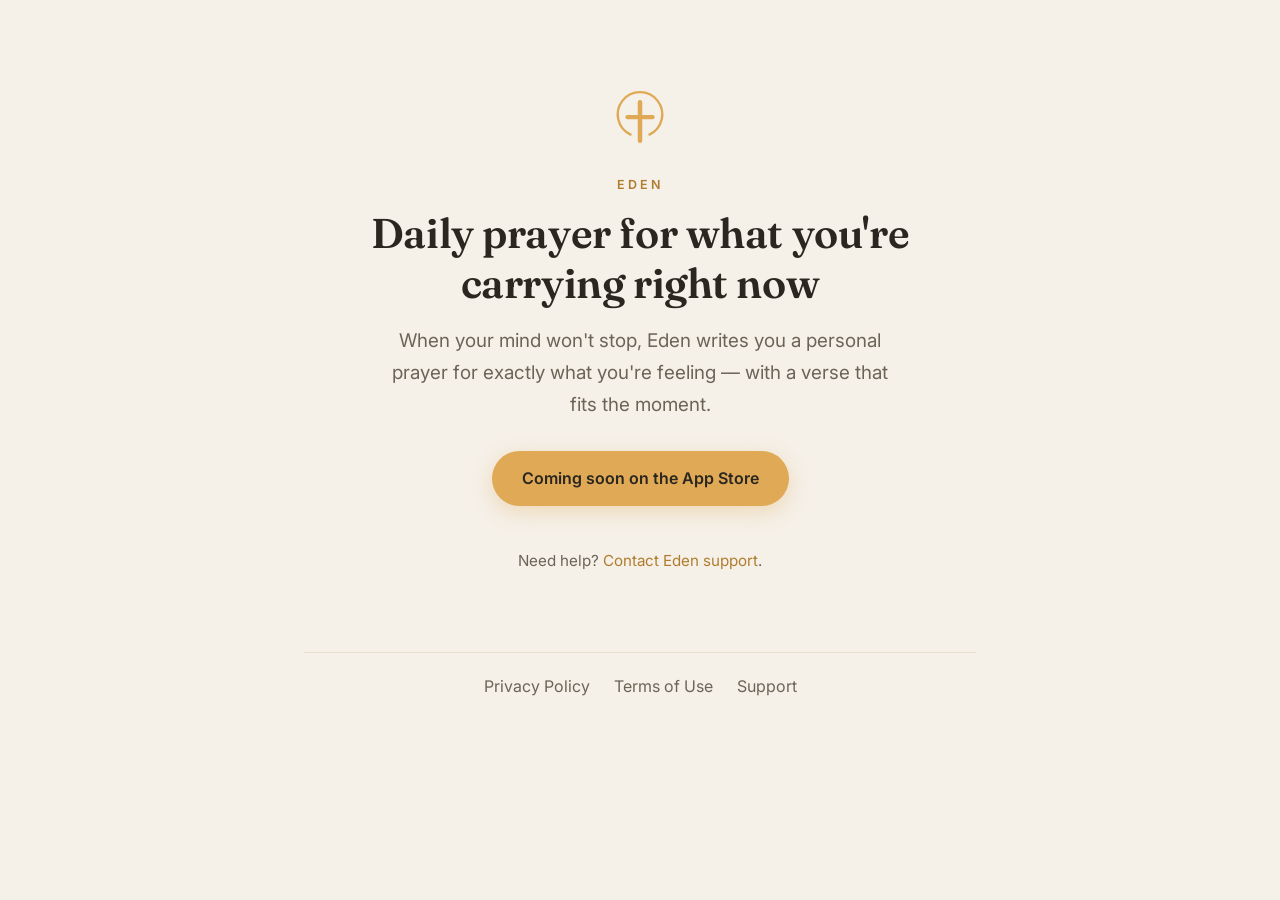
<file: index.html>
<!DOCTYPE html>
<html lang="en">
<head>
  <meta charset="UTF-8" />
  <meta name="viewport" content="width=device-width, initial-scale=1.0" />
  <title>Eden — Daily prayer for the anxious</title>
  <meta name="description" content="Eden writes you a personal prayer for whatever you're carrying — with a verse that fits the moment. Made for Christians who struggle with anxiety." />
  <link rel="icon" type="image/svg+xml" href="assets/favicon.svg" />
  <link rel="apple-touch-icon" href="assets/favicon.svg" />
  <link rel="preconnect" href="https://fonts.googleapis.com" />
  <link rel="preconnect" href="https://fonts.gstatic.com" crossorigin />
  <link href="https://fonts.googleapis.com/css2?family=Fraunces:opsz,wght@9..144,400;9..144,600&family=Inter:wght@400;500;600&display=swap" rel="stylesheet" />
  <link rel="stylesheet" href="assets/style.css" />
</head>
<body>
  <div class="container">
    <div class="hero">
      <img class="mark" src="assets/favicon.svg" alt="Eden" width="76" height="76" />
      <p class="tag">Eden</p>
      <h1>Daily prayer for what you're carrying right now</h1>
      <p class="sub">When your mind won't stop, Eden writes you a personal prayer for exactly what you're feeling — with a verse that fits the moment.</p>

      <p class="launch-status">Coming soon on the App Store</p>
      <p class="muted support-link">Need help? <a href="mailto:edensupport@gmail.com">Contact Eden support</a>.</p>
    </div>

    <footer>
      <a href="privacy.html">Privacy Policy</a>
      <a href="terms.html">Terms of Use</a>
      <a href="support.html">Support</a>
    </footer>
  </div>
</body>
</html>
</file>
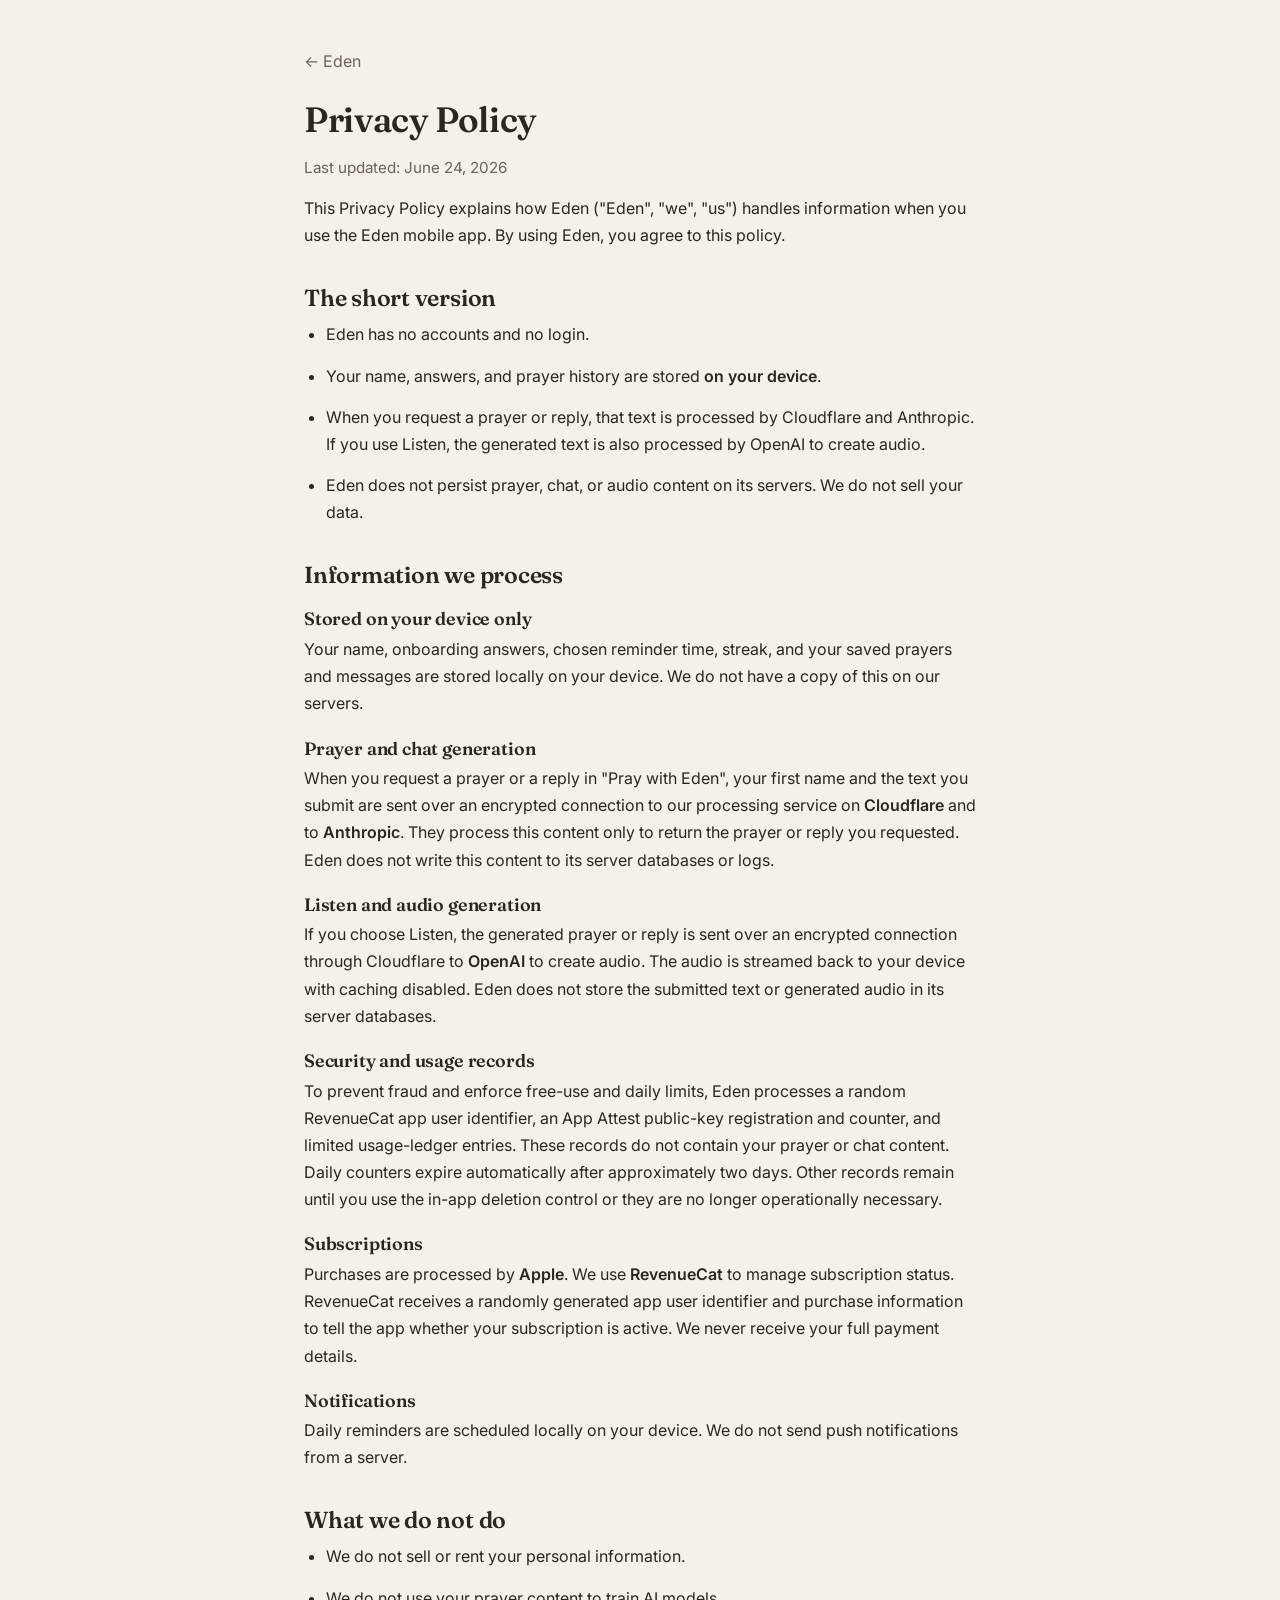
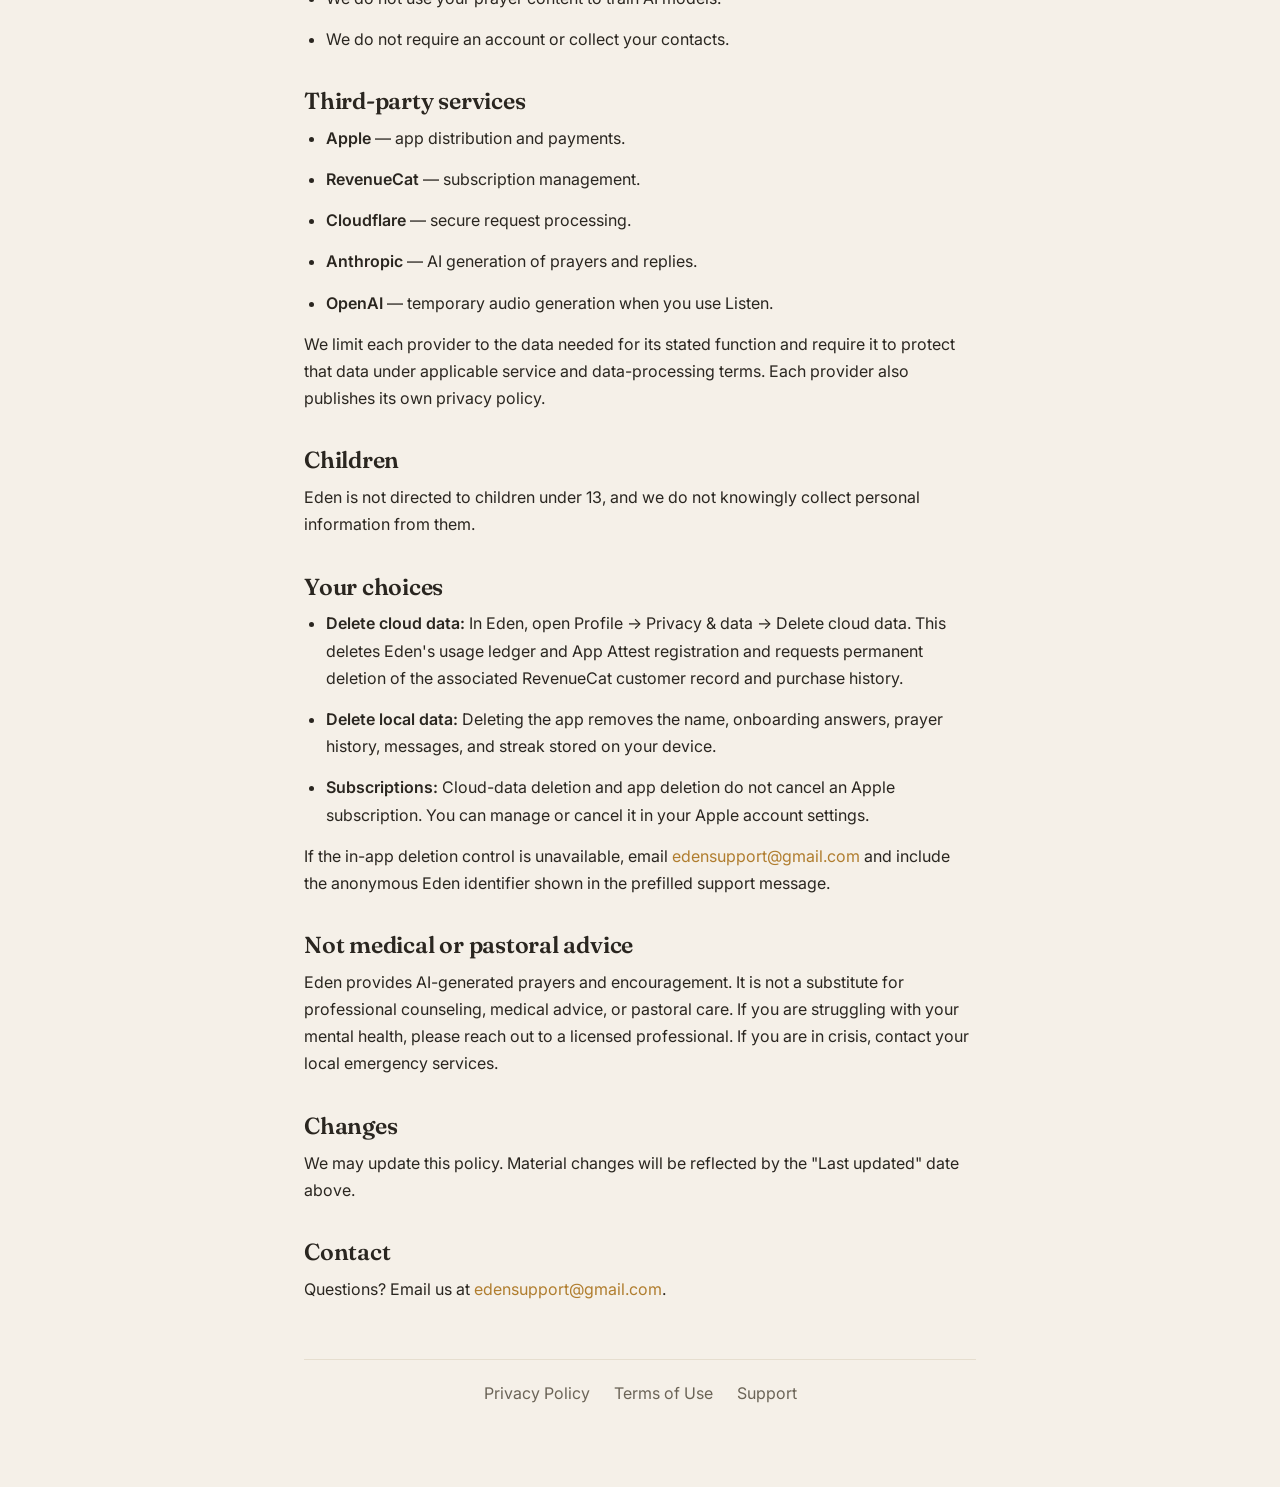
<file: privacy.html>
<!DOCTYPE html>
<html lang="en">
<head>
  <meta charset="UTF-8" />
  <meta name="viewport" content="width=device-width, initial-scale=1.0" />
  <title>Privacy Policy — Eden</title>
  <link rel="icon" type="image/svg+xml" href="assets/favicon.svg" />
  <link rel="apple-touch-icon" href="assets/favicon.svg" />
  <link rel="preconnect" href="https://fonts.googleapis.com" />
  <link rel="preconnect" href="https://fonts.gstatic.com" crossorigin />
  <link href="https://fonts.googleapis.com/css2?family=Fraunces:opsz,wght@9..144,400;9..144,600&family=Inter:wght@400;500;600&display=swap" rel="stylesheet" />
  <link rel="stylesheet" href="assets/style.css" />
</head>
<body>
  <div class="container legal">
    <a class="back" href="index.html">← Eden</a>
    <h1>Privacy Policy</h1>
    <p class="muted">Last updated: June 24, 2026</p>

    <p>This Privacy Policy explains how Eden ("Eden", "we", "us") handles information when you use the Eden mobile app. By using Eden, you agree to this policy.</p>

    <h2>The short version</h2>
    <ul>
      <li>Eden has no accounts and no login.</li>
      <li>Your name, answers, and prayer history are stored <strong>on your device</strong>.</li>
      <li>When you request a prayer or reply, that text is processed by Cloudflare and Anthropic. If you use Listen, the generated text is also processed by OpenAI to create audio.</li>
      <li>Eden does not persist prayer, chat, or audio content on its servers. We do not sell your data.</li>
    </ul>

    <h2>Information we process</h2>
    <h3>Stored on your device only</h3>
    <p>Your name, onboarding answers, chosen reminder time, streak, and your saved prayers and messages are stored locally on your device. We do not have a copy of this on our servers.</p>

    <h3>Prayer and chat generation</h3>
    <p>When you request a prayer or a reply in "Pray with Eden", your first name and the text you submit are sent over an encrypted connection to our processing service on <strong>Cloudflare</strong> and to <strong>Anthropic</strong>. They process this content only to return the prayer or reply you requested. Eden does not write this content to its server databases or logs.</p>

    <h3>Listen and audio generation</h3>
    <p>If you choose Listen, the generated prayer or reply is sent over an encrypted connection through Cloudflare to <strong>OpenAI</strong> to create audio. The audio is streamed back to your device with caching disabled. Eden does not store the submitted text or generated audio in its server databases.</p>

    <h3>Security and usage records</h3>
    <p>To prevent fraud and enforce free-use and daily limits, Eden processes a random RevenueCat app user identifier, an App Attest public-key registration and counter, and limited usage-ledger entries. These records do not contain your prayer or chat content. Daily counters expire automatically after approximately two days. Other records remain until you use the in-app deletion control or they are no longer operationally necessary.</p>

    <h3>Subscriptions</h3>
    <p>Purchases are processed by <strong>Apple</strong>. We use <strong>RevenueCat</strong> to manage subscription status. RevenueCat receives a randomly generated app user identifier and purchase information to tell the app whether your subscription is active. We never receive your full payment details.</p>

    <h3>Notifications</h3>
    <p>Daily reminders are scheduled locally on your device. We do not send push notifications from a server.</p>

    <h2>What we do not do</h2>
    <ul>
      <li>We do not sell or rent your personal information.</li>
      <li>We do not use your prayer content to train AI models.</li>
      <li>We do not require an account or collect your contacts.</li>
    </ul>

    <h2>Third-party services</h2>
    <ul>
      <li><strong>Apple</strong> — app distribution and payments.</li>
      <li><strong>RevenueCat</strong> — subscription management.</li>
      <li><strong>Cloudflare</strong> — secure request processing.</li>
      <li><strong>Anthropic</strong> — AI generation of prayers and replies.</li>
      <li><strong>OpenAI</strong> — temporary audio generation when you use Listen.</li>
    </ul>
    <p>We limit each provider to the data needed for its stated function and require it to protect that data under applicable service and data-processing terms. Each provider also publishes its own privacy policy.</p>

    <h2>Children</h2>
    <p>Eden is not directed to children under 13, and we do not knowingly collect personal information from them.</p>

    <h2>Your choices</h2>
    <ul>
      <li><strong>Delete cloud data:</strong> In Eden, open Profile → Privacy &amp; data → Delete cloud data. This deletes Eden's usage ledger and App Attest registration and requests permanent deletion of the associated RevenueCat customer record and purchase history.</li>
      <li><strong>Delete local data:</strong> Deleting the app removes the name, onboarding answers, prayer history, messages, and streak stored on your device.</li>
      <li><strong>Subscriptions:</strong> Cloud-data deletion and app deletion do not cancel an Apple subscription. You can manage or cancel it in your Apple account settings.</li>
    </ul>
    <p>If the in-app deletion control is unavailable, email <a href="mailto:edensupport@gmail.com">edensupport@gmail.com</a> and include the anonymous Eden identifier shown in the prefilled support message.</p>

    <h2>Not medical or pastoral advice</h2>
    <p>Eden provides AI-generated prayers and encouragement. It is not a substitute for professional counseling, medical advice, or pastoral care. If you are struggling with your mental health, please reach out to a licensed professional. If you are in crisis, contact your local emergency services.</p>

    <h2>Changes</h2>
    <p>We may update this policy. Material changes will be reflected by the "Last updated" date above.</p>

    <h2>Contact</h2>
    <p>Questions? Email us at <a href="mailto:edensupport@gmail.com">edensupport@gmail.com</a>.</p>

    <footer>
      <a href="privacy.html">Privacy Policy</a>
      <a href="terms.html">Terms of Use</a>
      <a href="support.html">Support</a>
    </footer>
  </div>
</body>
</html>
</file>
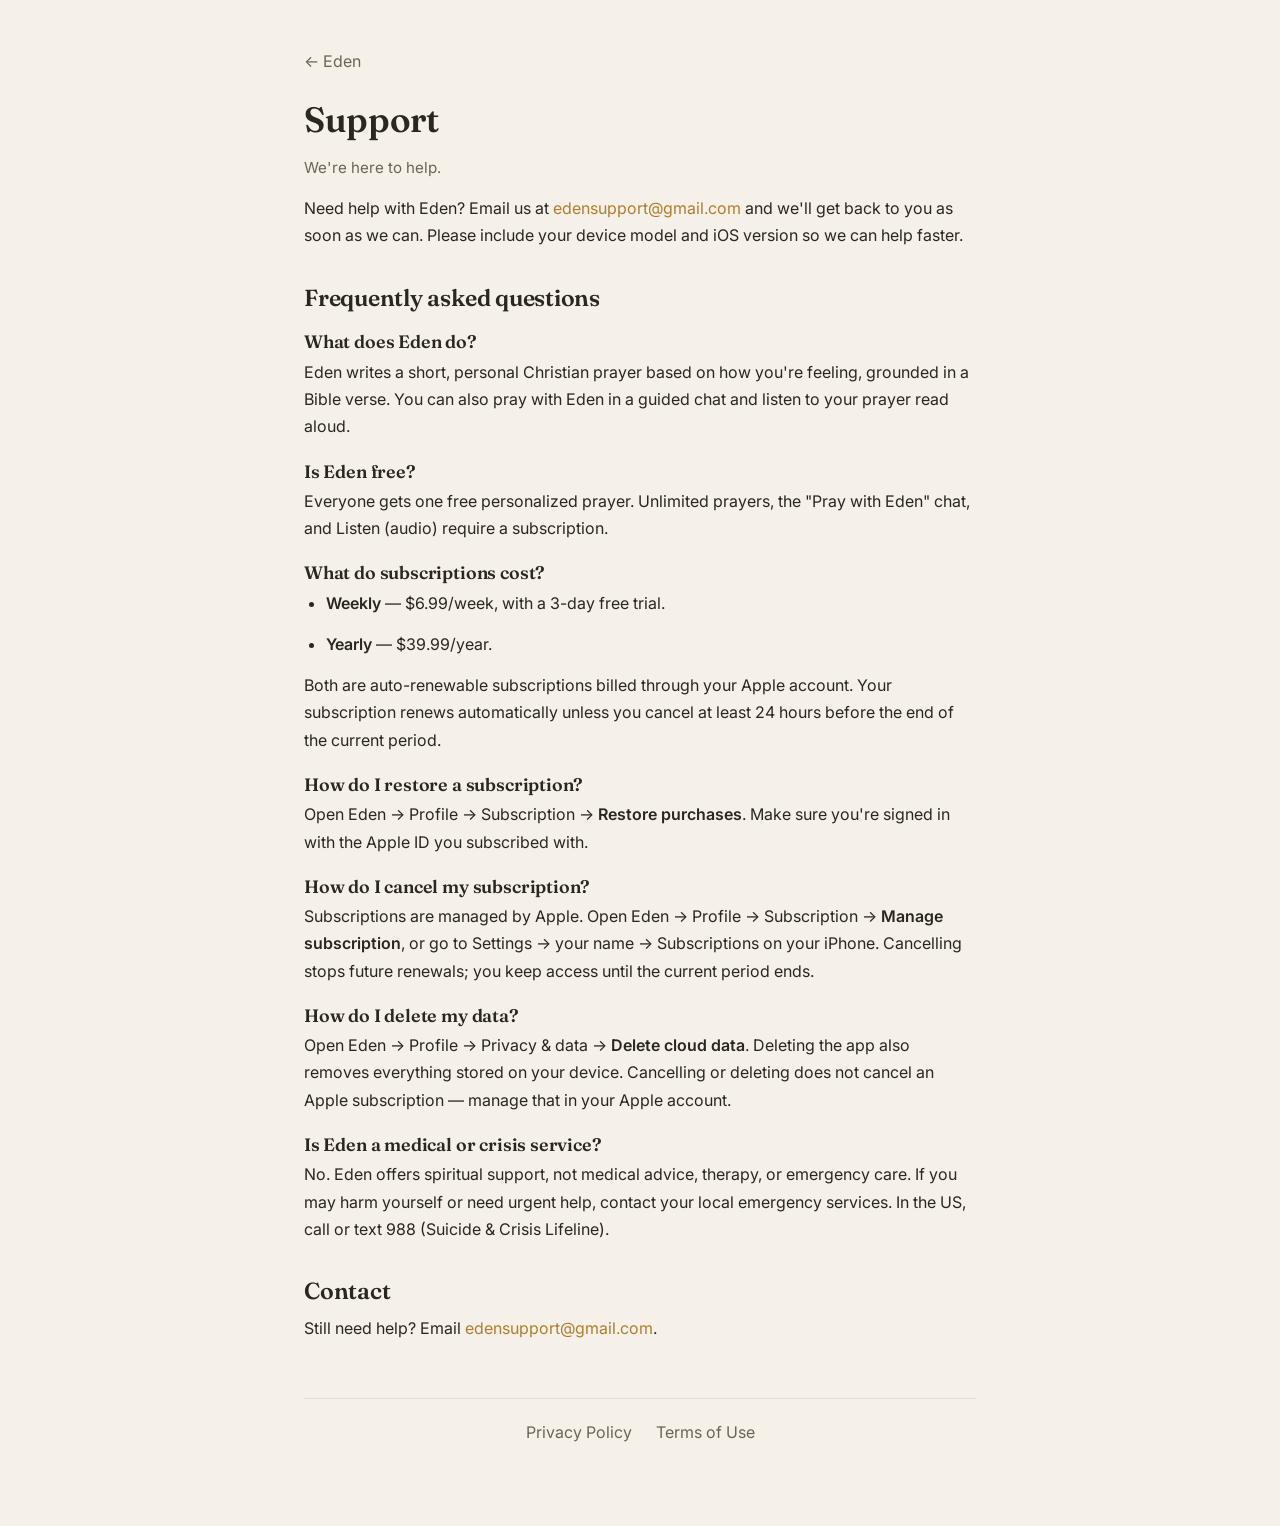
<file: support.html>
<!DOCTYPE html>
<html lang="en">
<head>
  <meta charset="UTF-8" />
  <meta name="viewport" content="width=device-width, initial-scale=1.0" />
  <title>Support — Eden</title>
  <link rel="icon" type="image/svg+xml" href="assets/favicon.svg" />
  <link rel="apple-touch-icon" href="assets/favicon.svg" />
  <link rel="preconnect" href="https://fonts.googleapis.com" />
  <link rel="preconnect" href="https://fonts.gstatic.com" crossorigin />
  <link href="https://fonts.googleapis.com/css2?family=Fraunces:opsz,wght@9..144,400;9..144,600&family=Inter:wght@400;500;600&display=swap" rel="stylesheet" />
  <link rel="stylesheet" href="assets/style.css" />
</head>
<body>
  <div class="container legal">
    <a class="back" href="index.html">← Eden</a>
    <h1>Support</h1>
    <p class="muted">We're here to help.</p>

    <p>Need help with Eden? Email us at <a href="mailto:edensupport@gmail.com">edensupport@gmail.com</a> and we'll get back to you as soon as we can. Please include your device model and iOS version so we can help faster.</p>

    <h2>Frequently asked questions</h2>

    <h3>What does Eden do?</h3>
    <p>Eden writes a short, personal Christian prayer based on how you're feeling, grounded in a Bible verse. You can also pray with Eden in a guided chat and listen to your prayer read aloud.</p>

    <h3>Is Eden free?</h3>
    <p>Everyone gets one free personalized prayer. Unlimited prayers, the "Pray with Eden" chat, and Listen (audio) require a subscription.</p>

    <h3>What do subscriptions cost?</h3>
    <ul>
      <li><strong>Weekly</strong> — $6.99/week, with a 3-day free trial.</li>
      <li><strong>Yearly</strong> — $39.99/year.</li>
    </ul>
    <p>Both are auto-renewable subscriptions billed through your Apple account. Your subscription renews automatically unless you cancel at least 24 hours before the end of the current period.</p>

    <h3>How do I restore a subscription?</h3>
    <p>Open Eden → Profile → Subscription → <strong>Restore purchases</strong>. Make sure you're signed in with the Apple ID you subscribed with.</p>

    <h3>How do I cancel my subscription?</h3>
    <p>Subscriptions are managed by Apple. Open Eden → Profile → Subscription → <strong>Manage subscription</strong>, or go to Settings → your name → Subscriptions on your iPhone. Cancelling stops future renewals; you keep access until the current period ends.</p>

    <h3>How do I delete my data?</h3>
    <p>Open Eden → Profile → Privacy &amp; data → <strong>Delete cloud data</strong>. Deleting the app also removes everything stored on your device. Cancelling or deleting does not cancel an Apple subscription — manage that in your Apple account.</p>

    <h3>Is Eden a medical or crisis service?</h3>
    <p>No. Eden offers spiritual support, not medical advice, therapy, or emergency care. If you may harm yourself or need urgent help, contact your local emergency services. In the US, call or text 988 (Suicide &amp; Crisis Lifeline).</p>

    <h2>Contact</h2>
    <p>Still need help? Email <a href="mailto:edensupport@gmail.com">edensupport@gmail.com</a>.</p>

    <footer>
      <a href="privacy.html">Privacy Policy</a>
      <a href="terms.html">Terms of Use</a>
    </footer>
  </div>
</body>
</html>
</file>
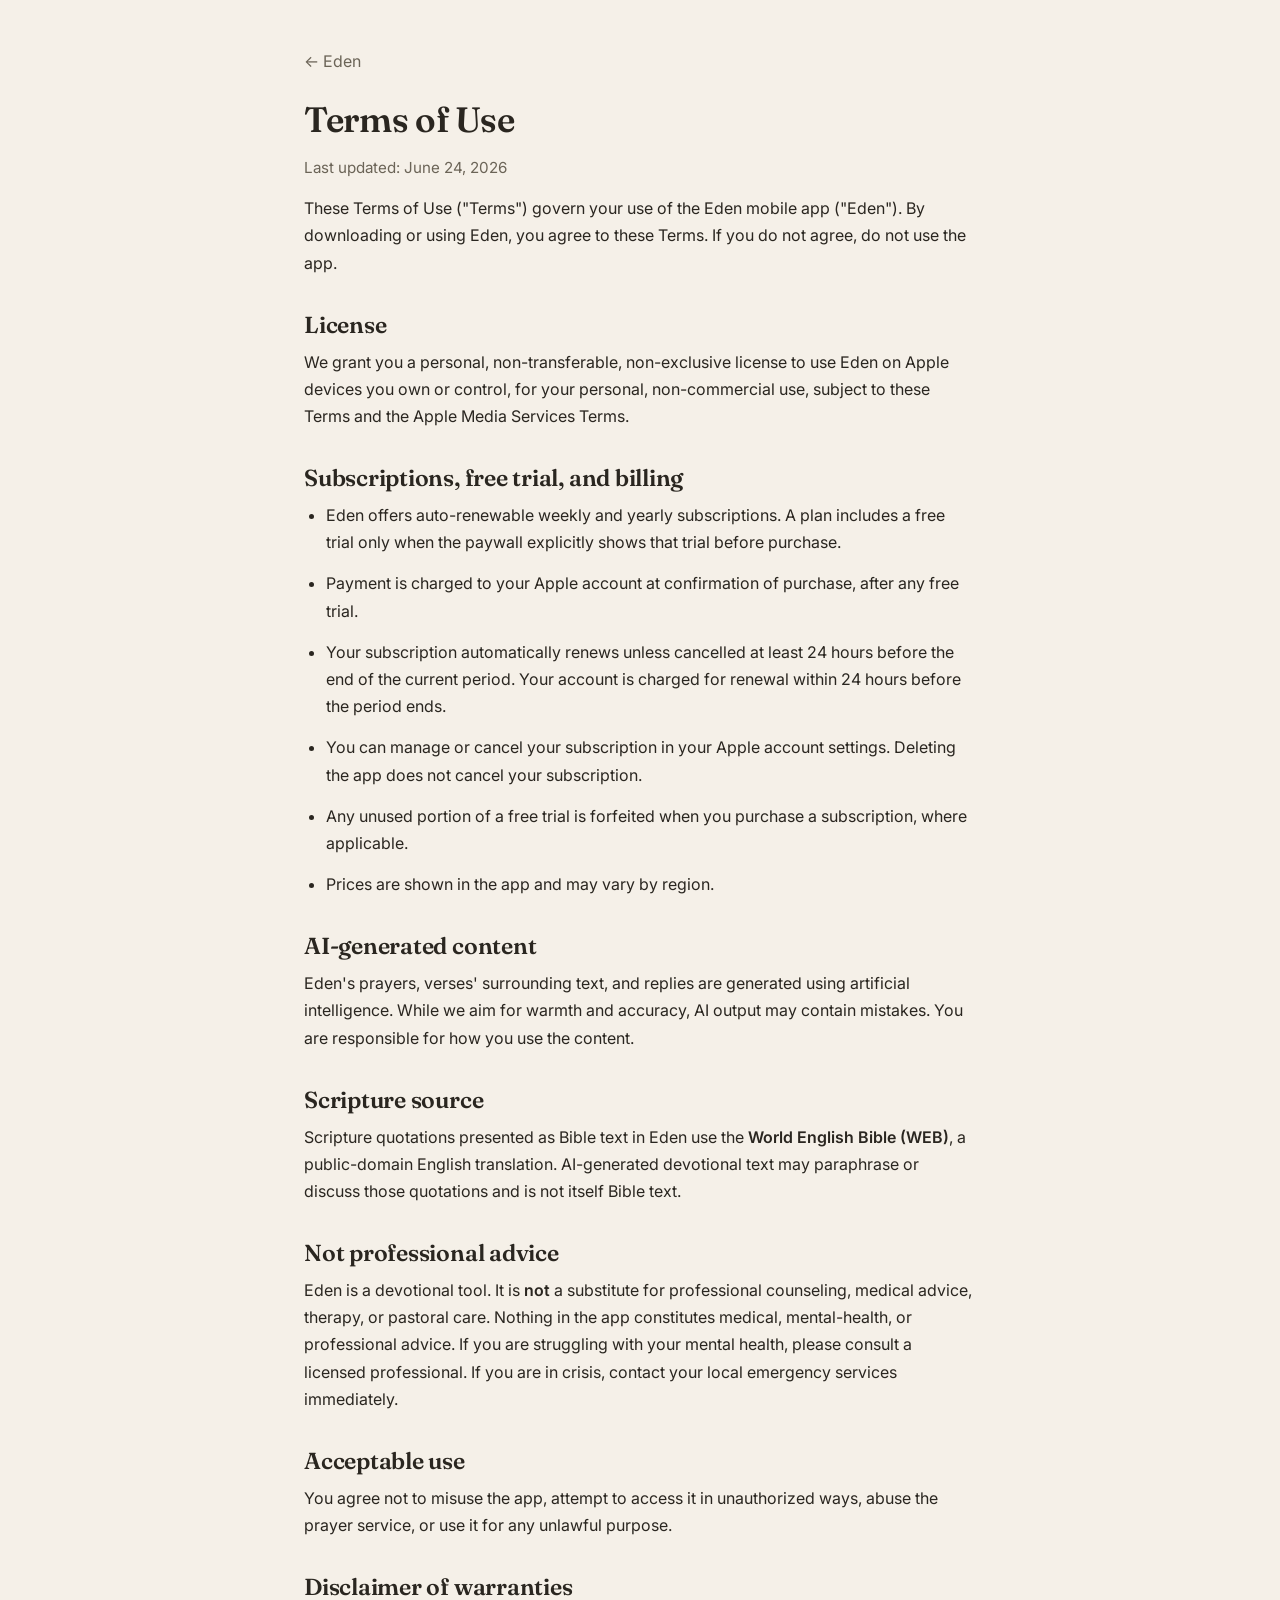
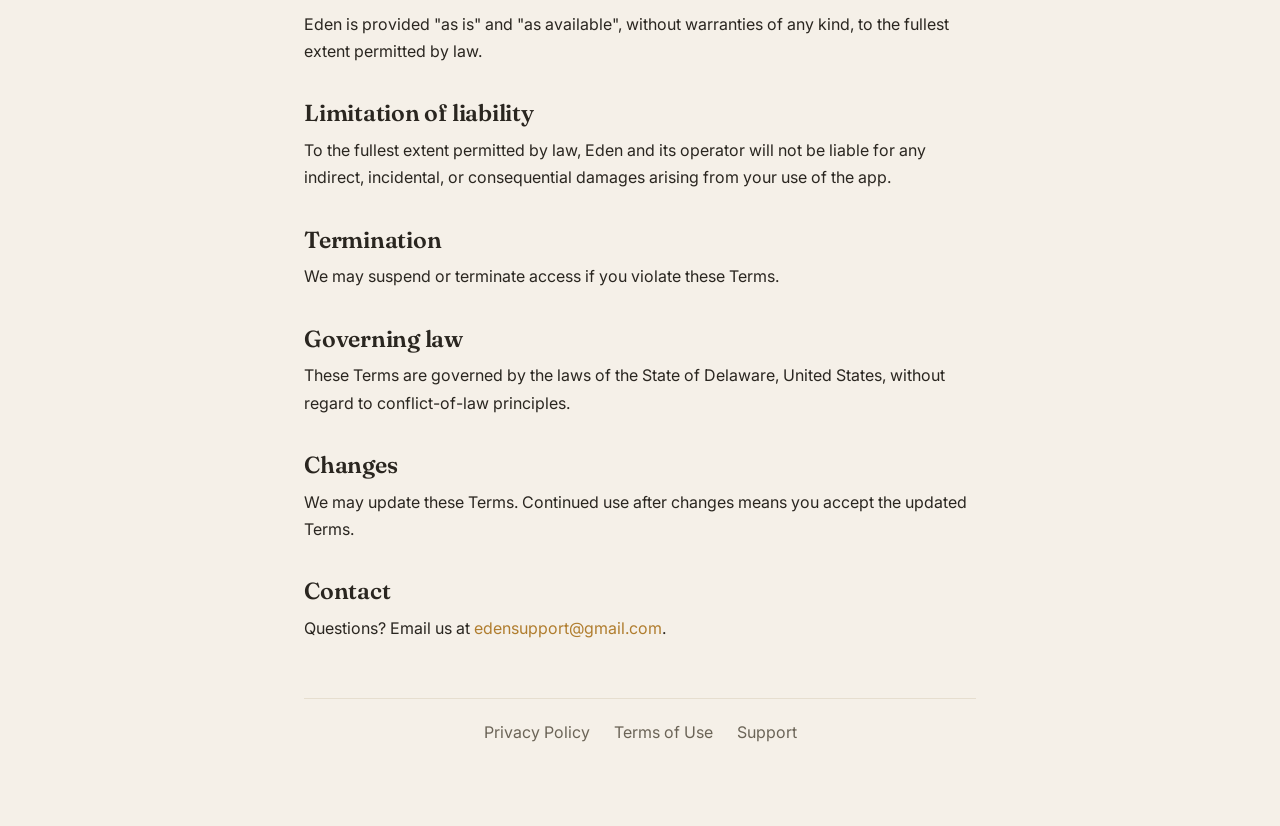
<file: terms.html>
<!DOCTYPE html>
<html lang="en">
<head>
  <meta charset="UTF-8" />
  <meta name="viewport" content="width=device-width, initial-scale=1.0" />
  <title>Terms of Use — Eden</title>
  <link rel="icon" type="image/svg+xml" href="assets/favicon.svg" />
  <link rel="apple-touch-icon" href="assets/favicon.svg" />
  <link rel="preconnect" href="https://fonts.googleapis.com" />
  <link rel="preconnect" href="https://fonts.gstatic.com" crossorigin />
  <link href="https://fonts.googleapis.com/css2?family=Fraunces:opsz,wght@9..144,400;9..144,600&family=Inter:wght@400;500;600&display=swap" rel="stylesheet" />
  <link rel="stylesheet" href="assets/style.css" />
</head>
<body>
  <div class="container legal">
    <a class="back" href="index.html">← Eden</a>
    <h1>Terms of Use</h1>
    <p class="muted">Last updated: June 24, 2026</p>

    <p>These Terms of Use ("Terms") govern your use of the Eden mobile app ("Eden"). By downloading or using Eden, you agree to these Terms. If you do not agree, do not use the app.</p>

    <h2>License</h2>
    <p>We grant you a personal, non-transferable, non-exclusive license to use Eden on Apple devices you own or control, for your personal, non-commercial use, subject to these Terms and the Apple Media Services Terms.</p>

    <h2>Subscriptions, free trial, and billing</h2>
    <ul>
      <li>Eden offers auto-renewable weekly and yearly subscriptions. A plan includes a free trial only when the paywall explicitly shows that trial before purchase.</li>
      <li>Payment is charged to your Apple account at confirmation of purchase, after any free trial.</li>
      <li>Your subscription automatically renews unless cancelled at least 24 hours before the end of the current period. Your account is charged for renewal within 24 hours before the period ends.</li>
      <li>You can manage or cancel your subscription in your Apple account settings. Deleting the app does not cancel your subscription.</li>
      <li>Any unused portion of a free trial is forfeited when you purchase a subscription, where applicable.</li>
      <li>Prices are shown in the app and may vary by region.</li>
    </ul>

    <h2>AI-generated content</h2>
    <p>Eden's prayers, verses' surrounding text, and replies are generated using artificial intelligence. While we aim for warmth and accuracy, AI output may contain mistakes. You are responsible for how you use the content.</p>

    <h2>Scripture source</h2>
    <p>Scripture quotations presented as Bible text in Eden use the <strong>World English Bible (WEB)</strong>, a public-domain English translation. AI-generated devotional text may paraphrase or discuss those quotations and is not itself Bible text.</p>

    <h2>Not professional advice</h2>
    <p>Eden is a devotional tool. It is <strong>not</strong> a substitute for professional counseling, medical advice, therapy, or pastoral care. Nothing in the app constitutes medical, mental-health, or professional advice. If you are struggling with your mental health, please consult a licensed professional. If you are in crisis, contact your local emergency services immediately.</p>

    <h2>Acceptable use</h2>
    <p>You agree not to misuse the app, attempt to access it in unauthorized ways, abuse the prayer service, or use it for any unlawful purpose.</p>

    <h2>Disclaimer of warranties</h2>
    <p>Eden is provided "as is" and "as available", without warranties of any kind, to the fullest extent permitted by law.</p>

    <h2>Limitation of liability</h2>
    <p>To the fullest extent permitted by law, Eden and its operator will not be liable for any indirect, incidental, or consequential damages arising from your use of the app.</p>

    <h2>Termination</h2>
    <p>We may suspend or terminate access if you violate these Terms.</p>

    <h2>Governing law</h2>
    <p>These Terms are governed by the laws of the State of Delaware, United States, without regard to conflict-of-law principles.</p>

    <h2>Changes</h2>
    <p>We may update these Terms. Continued use after changes means you accept the updated Terms.</p>

    <h2>Contact</h2>
    <p>Questions? Email us at <a href="mailto:edensupport@gmail.com">edensupport@gmail.com</a>.</p>

    <footer>
      <a href="privacy.html">Privacy Policy</a>
      <a href="terms.html">Terms of Use</a>
      <a href="support.html">Support</a>
    </footer>
  </div>
</body>
</html>
</file>
<file: assets/style.css>
:root {
  --bg: #F5F0E8;
  --surface: #FFFFFF;
  --text: #2A2620;
  --muted: #6B6457;
  --accent-text: #B07D2E;
  --accent-fill: #E0A955;
  --line: #E6DECF;
  --serif: "Fraunces", Georgia, "Times New Roman", serif;
  --sans: "Inter", -apple-system, BlinkMacSystemFont, "Segoe UI", Roboto, sans-serif;
}

* { box-sizing: border-box; margin: 0; padding: 0; }

body {
  background: var(--bg);
  color: var(--text);
  font-family: var(--sans);
  line-height: 1.7;
  -webkit-font-smoothing: antialiased;
  text-rendering: optimizeLegibility;
}

.container {
  max-width: 720px;
  margin: 0 auto;
  padding: 48px 24px 80px;
}

/* Serif for the sacred: big titles, headings */
h1, h2, h3 {
  font-family: var(--serif);
  font-weight: 600;
  color: var(--text);
  line-height: 1.2;
  letter-spacing: -0.01em;
}

h1 { font-size: 2.6rem; margin-bottom: 14px; }
h2 { font-size: 1.45rem; margin: 34px 0 10px; }
h3 { font-size: 1.12rem; margin: 20px 0 6px; }

p, li { color: var(--text); margin-bottom: 14px; }
a { color: var(--accent-text); text-decoration: none; }
a:hover { text-decoration: underline; }
strong { font-weight: 600; }
.muted { color: var(--muted); font-size: 0.95rem; }
ul { padding-left: 22px; margin-bottom: 14px; }

/* Hero */
.hero { text-align: center; padding: 32px 0 8px; }
.hero .mark { width: 76px; height: 76px; margin: 0 auto 18px; display: block; }
.hero .tag {
  font-family: var(--sans);
  color: var(--accent-text);
  letter-spacing: 3px;
  text-transform: uppercase;
  font-size: 0.78rem;
  font-weight: 600;
}
.hero h1 { margin-top: 8px; }
.hero p.sub { color: var(--muted); font-size: 1.18rem; max-width: 520px; margin: 16px auto 30px; }

.launch-status {
  display: inline-block;
  background: var(--accent-fill);
  color: var(--text);
  font-family: var(--sans);
  font-weight: 600;
  padding: 14px 30px;
  border-radius: 999px;
  box-shadow: 0 6px 20px rgba(224, 169, 85, 0.32);
}
.support-link { margin-top: 28px; }

footer { border-top: 1px solid var(--line); margin-top: 56px; padding-top: 20px; text-align: center; }
footer a { margin: 0 10px; color: var(--muted); }

/* Legal pages */
.legal a.back { display: inline-block; margin-bottom: 24px; color: var(--muted); }
.legal h1 { font-size: 2.2rem; }
</file>
